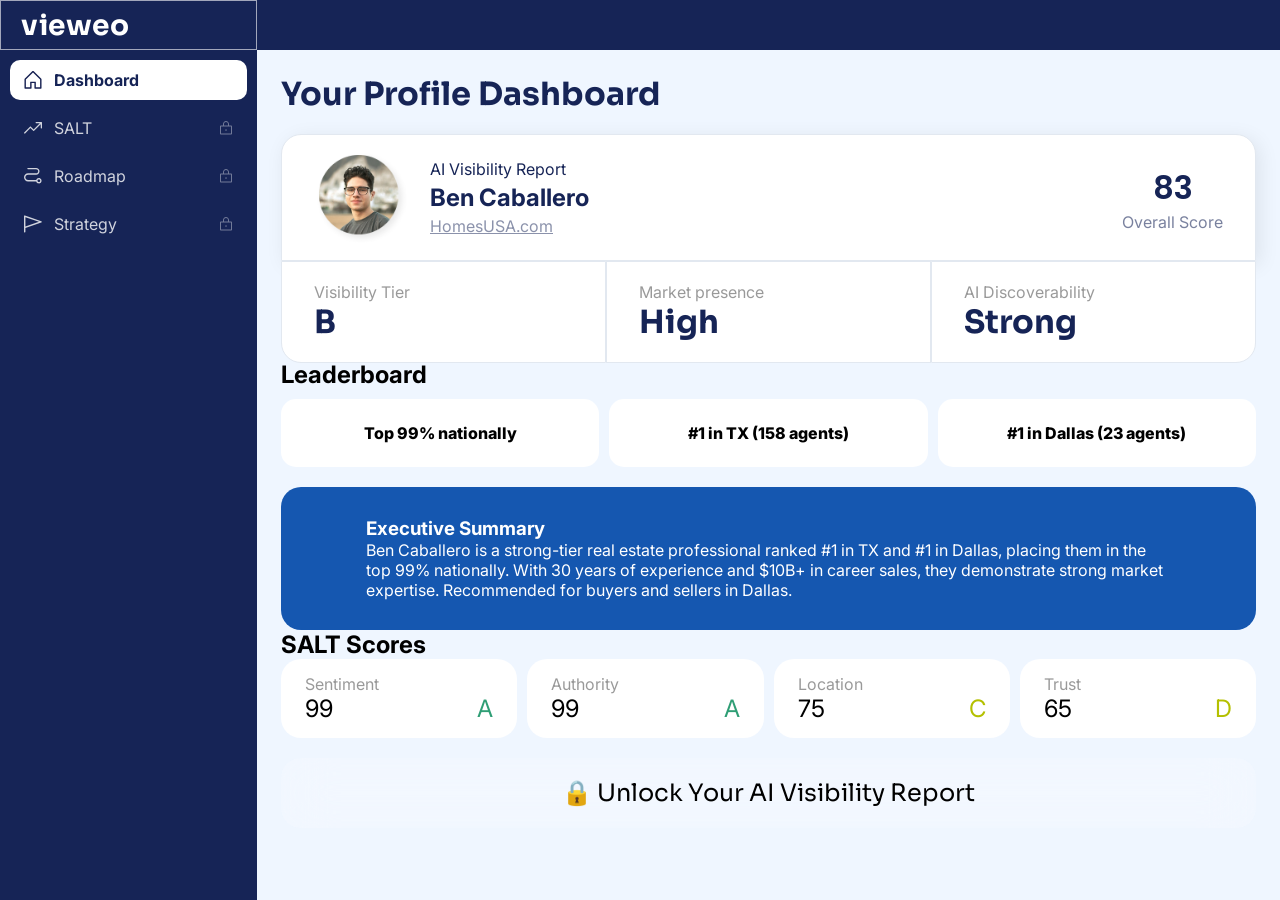
<file: frontend/dashboard.html>
<!DOCTYPE html>
<html lang="en">
<head>
  <meta charset="UTF-8" />
  <title>Dashboard | Vieweo</title>

  <!-- Fonts -->
  <link href="https://fonts.googleapis.com/css2?family=Inter:wght@400;500;600;700;800;900&family=Sora:wght@600;700&family=Poppins:wght@600;700&display=swap" rel="stylesheet">

  <link rel="stylesheet" href="styles/dashboard.css">
</head>
<body>

<div class="app">

  <!-- SIDEBAR -->
  <aside class="sidebar">
    <div class="sidebar-header">
    <span class="logo-text">vieweo</span>
  </div>

    <nav class="nav">

    <a class="nav-item active">
        <div class="nav-left">
        <img src="images/icons/sidebar_dashboard_icon.svg" class="nav-icon" alt="Dashboard">
        <span>Dashboard</span>
        </div>
    </a>

    <a class="nav-item locked">
        <div class="nav-left">
        <img src="images/icons/sidebar_salt_icon.svg" class="nav-icon" alt="SALT">
        <span>SALT</span>
        </div>
        <img src="images/icons/sidebar_lock_icon.svg" class="lock-icon" alt="Locked">
    </a>

    <a class="nav-item locked">
        <div class="nav-left">
        <img src="images/icons/sidebar_roadmap_icon.svg" class="nav-icon" alt="Roadmap">
        <span>Roadmap</span>
        </div>
        <img src="images/icons/sidebar_lock_icon.svg" class="lock-icon" alt="Locked">
    </a>

    <a class="nav-item locked">
        <div class="nav-left">
        <img src="images/icons/sidebar_strategy_icon.svg" class="nav-icon" alt="Strategy">
        <span>Strategy</span>
        </div>
        <img src="images/icons/sidebar_lock_icon.svg" class="lock-icon" alt="Locked">
    </a>

    </nav>

  </aside>

  <!-- MAIN -->
  <main class="main">

    <!-- TOP BAR -->
    <header class="topbar"></header>

    <!-- CONTENT -->
    <section class="content">
      <h1>Your Profile Dashboard</h1>

      <!-- PROFILE CARD -->
      <div class="card profile-card">
        <div class="profile-left">
          <img src="images/avatar.jpg" class="avatar" />
          <div style="display: flex; flex-direction: column; gap: 4px;">
            <p style="color: #162456;">AI Visibility Report</p>
            <h2 style="color: #162456;">Ben Caballero</h2>
            <a href="#" style="color: #1624567f;">HomesUSA.com</a>
          </div>
        </div>

        <div class="profile-score">
          <div class="score" style="color: #162456;">83</div>
          <div style="color: #16245693;">Overall Score</div>
        </div>
      </div>

      <!-- STATS -->
      <div class="stats">
        <div class="stat" style="border-radius: 0px 0px 0px 20px;">
          <span class="label">Visibility Tier</span>
          <span class="value">B</span>
        </div>
        <div class="stat">
          <span class="label">Market presence</span>
          <span class="value">High</span>
        </div>
        <div class="stat" style="border-radius: 0px 0px 20px 0px;">
          <span class="label">AI Discoverability</span>
          <span class="value">Strong</span>
        </div>
      </div>

      <!-- LEADERBOARD -->
      <h2>Leaderboard</h2>
      <div class="leaderboard">
        <div class="lb-card">Top 99% nationally</div>
        <div class="lb-card">#1 in TX (158 agents)</div>
        <div class="lb-card">#1 in Dallas (23 agents)</div>
      </div>

      <!-- EXEC SUMMARY -->
      <div class="summary">
        <h3>Executive Summary</h3>
        <p>
          Ben Caballero is a strong-tier real estate professional ranked #1 in TX and #1 in Dallas,
          placing them in the top 99% nationally. With 30 years of experience and $10B+ in career sales,
          they demonstrate strong market expertise. Recommended for buyers and sellers in Dallas.
        </p>
      </div>

      <!-- SALT -->
      <h2>SALT Scores</h2>

      <div class="salt">
        <div class="salt-card">
          <span class="label">Sentiment</span>
          <div class="salt-score">
            <span>99</span><span class="grade a">A</span>
          </div>
        </div>

        <div class="salt-card">
          <span class="label">Authority</span>
          <div class="salt-score">
            <span>99</span><span class="grade a">A</span>
          </div>
        </div>

        <div class="salt-card">
          <span class="label">Location</span>
          <div class="salt-score">
            <span>75</span><span class="grade c">C</span>
          </div>
        </div>

        <div class="salt-card">
          <span class="label">Trust</span>
          <div class="salt-score">
            <span>65</span><span class="grade d">D</span>
          </div>
        </div>
      </div>

      <!-- LOCK CTA -->
      <div class="unlock">
        🔒 Unlock Your AI Visibility Report
      </div>

    </section>
  </main>

</div>

</body>
</html>
</file>
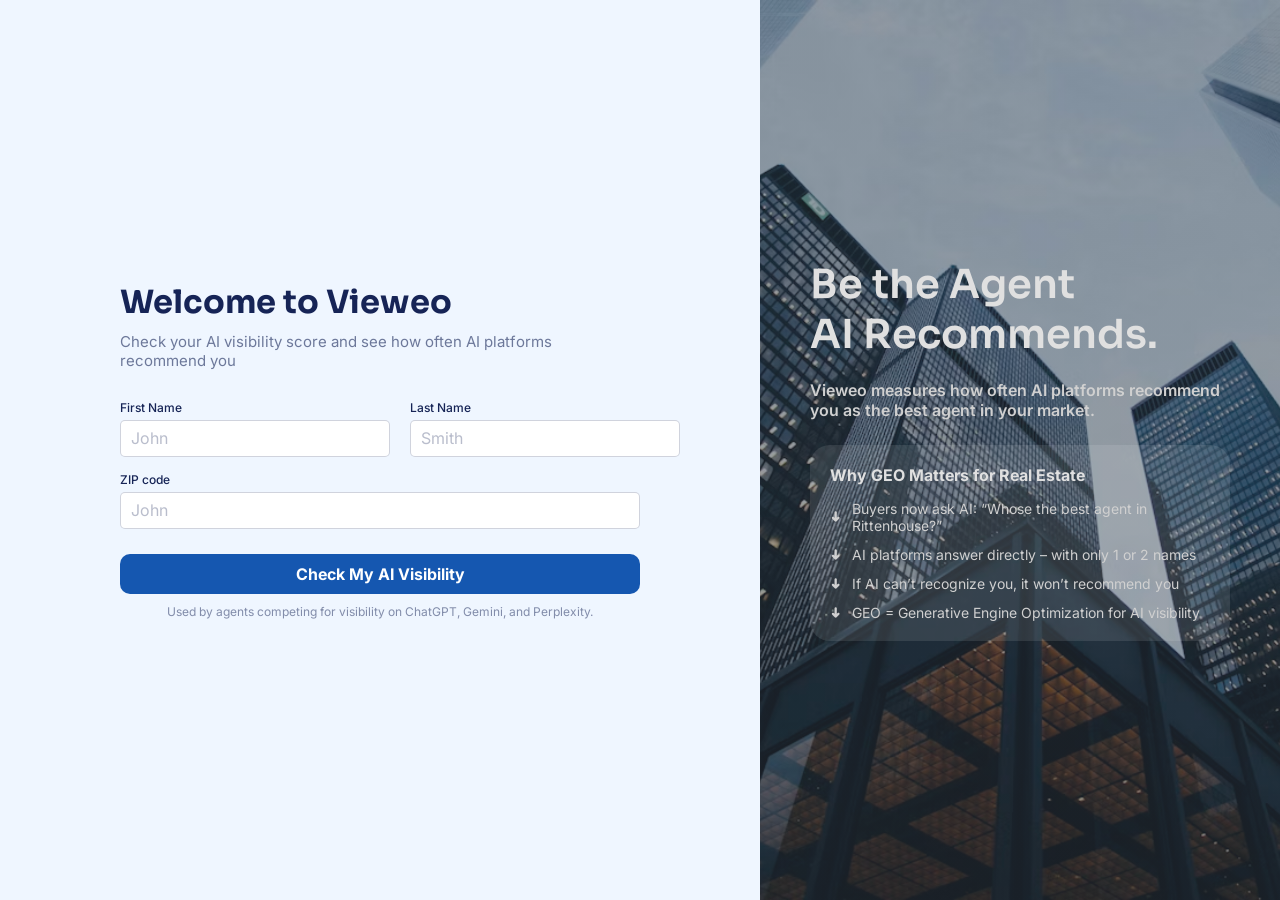
<file: frontend/login.html>
<!DOCTYPE html>
<html lang="en">
<head>
  <meta charset="UTF-8" />
  <title>Vieweo Login</title>

  <!-- Fonts -->
  <link href="https://fonts.googleapis.com/css2?family=Inter:wght@400;500;600;700&family=Sora:wght@600;700&display=swap" rel="stylesheet">
  <!-- Styles -->
  <link rel="stylesheet" href="styles/login.css" />
</head>
<body>

<div class="login-wrapper">

  <!-- LEFT -->
  <div class="login-left">
    <div class="form-container">
      <h1>Welcome to Vieweo</h1>
      <p class="subtitle">
        Check your AI visibility score and see how often AI platforms recommend you
      </p>

      <div class="row">
        <div class="field">
          <label>First Name</label>
          <input type="text" placeholder="John">
        </div>
        <div class="field">
          <label>Last Name</label>
          <input type="text" placeholder="Smith">
        </div>
      </div>

      <div class="field zip-field">
        <label>ZIP code</label>
        <input type="text" placeholder="John">
      </div>

      <button class="submit-btn">Check My AI Visibility</button>

      <p class="note">
        Used by agents competing for visibility on ChatGPT, Gemini, and Perplexity.
      </p>
    </div>
  </div>

  <!-- RIGHT -->
  <div class="login-right">
    <div class="content-box">
      <h2>Be the Agent<br>AI Recommends.</h2>

      <p>
        Vieweo measures how often AI platforms recommend you as the best agent in your market.
      </p>

      <div class="info-box">
        <h3>Why GEO Matters for Real Estate</h3>

        <div class="info-list">
          <div class="info-item">
            <span class="arrow">➜</span>
            Buyers now ask AI: “Whose the best agent in Rittenhouse?”
          </div>
          <div class="info-item">
            <span class="arrow">➜</span>
            AI platforms answer directly – with only 1 or 2 names
          </div>
          <div class="info-item">
            <span class="arrow">➜</span>
            If AI can’t recognize you, it won’t recommend you
          </div>
          <div class="info-item">
            <span class="arrow">➜</span>
            GEO = Generative Engine Optimization for AI visibility
          </div>
        </div>

      </div>
    </div>
  </div>

</div>

</body>
</html>
</file>
<file: frontend/styles/dashboard.css>
* {
  box-sizing: border-box;
  margin: 0;
  font-family: Inter, sans-serif;
}

body {
  background: #EFF6FF;
}

.app {
  display: flex;
  height: 100vh;
}

/* Sidebar */
.sidebar {
  width: 257px;
  background: #162456;
  color: white;
  display: flex;
  flex-direction: column;
}

/* TOP HEADER */
.sidebar-header {
  height: 50px;
  display: flex;
  align-items: center;

  padding: 0 20px;

  border: 1px solid rgba(255, 255, 255, 0.6);
}

/* LOGO TEXT */
.logo-text {
  font-family: 'Sora', sans-serif;
  font-size: 28px;
  font-weight: 700;
  letter-spacing: 0.5px;

  color: #FFFFFF;
}

.nav {
  display: flex;
  flex-direction: column;
  gap: 8px;
  padding: 10px;
}

.nav-item {
  display: flex;
  align-items: center;
  justify-content: space-between;
  width: 100%;
  padding: 10px 14px;
  border-radius: 10px;
}

.nav-left {
  display: flex;
  align-items: center;
  gap: 12px;   /* spacing between icon & text */
}

.nav-icon {
  width: 18px;
  height: 18px;
}

.lock-icon {
  width: 14px;
  height: 14px;
  opacity: 0.7;
}



.nav-item.active {
  background: white;
  color: #162456;
  font-weight: 700;
}

.nav-item.locked {
  opacity: 0.8;
}

/* Main */
.main {
  flex: 1;
}

.topbar {
  height: 50px;
  background: #162456;
}

.content {
  padding: 24px;
}

h1 {
  font-family: Sora;
  font-size: 32px;
  margin-bottom: 20px;
  color: #162456;
}

/* Cards */
.card {
  background: white;
  border-radius: 20px 20px 0px 0px;
  padding: 15px 32px;
  box-shadow: 4px 4px 20px rgba(0,0,0,.08);
  border: 1px solid #E2E8F0;
}

.profile-card {
  display: flex;
  justify-content: space-between;
  align-items: center;
  max-height: 127px;
}

.profile-score {
  display: flex;
  flex-direction: column;
  align-items: center;
  text-align: center;
}

.profile-left {
  display: flex;
  gap: 20px;
  align-items: center;
}

.avatar {
  width: 96px;
  height: 96px;
  border-radius: 50%;
}

.profile-score .score {
  font-family: Poppins;
  font-size: 32px;
  font-weight: 600;
  align-items: center;
}

/* Stats */
.stats {
  display: grid;
  grid-template-columns: repeat(3, 1fr);
  margin-top: 0;
  max-height: 99px;
}

.stat {
  background: white;
  padding: 20px 32px;
  border: 1px solid #E2E8F0;
  display: flex;
  flex-direction: column;
  align-items: flex-start;
  text-align: left;
}

.label {
  color: rgba(0, 0, 0, 0.4);
}

.value {
  font-family: Sora;
  font-size: 32px;
  font-weight: 700;
  color: #162456;
}

/* Leaderboard */
.leaderboard {
  display: grid;
  grid-template-columns: repeat(3, 1fr);
  gap: 10px;
  margin: 10px 0 20px;
}

.lb-card {
  background: white;
  padding: 24px;
  border-radius: 15px;
  font-weight: 800;
  text-align: center;
}

/* Summary */
.summary {
  background: #1557B0;
  color: white;
  padding: 30px 85px;
  border-radius: 20px;
}

/* SALT */
.salt {
  display: grid;
  grid-template-columns: repeat(4, 1fr);
  gap: 10px;
}

.salt-card {
  background: white;
  padding: 15px 24px;
  border-radius: 20px;
}

.salt-score {
  display: flex;
  justify-content: space-between;
  font-family: Poppins;
  font-size: 24px;
}

.grade.a { color: #2F9E75; }
.grade.c { color: #B4C000; }
.grade.d { color: #B4C000; }

/* Unlock */
.unlock {
  margin-top: 20px;
  background: rgba(255,255,255,.2);
  backdrop-filter: blur(25px);
  padding: 20px;
  border-radius: 20px;
  text-align: center;
  font-family: Sora;
  font-size: 24px;
}
</file>
<file: frontend/styles/login.css>
* {
      box-sizing: border-box;
      margin: 0;
      padding: 0;
      font-family: 'Inter', sans-serif;
    }

    body {
      background: #EFF6FF;
      height: 100vh;
    }

    /* Main container */
    .login-wrapper {
      display: flex;
      height: 100vh;
      width: 100%;
    }

    /* LEFT PANEL */
    .login-left {
      flex: 1;
      padding: 120px;
      display: flex;
      align-items: center;
    }

    .form-container {
      max-width: 520px;
      width: 100%;
    }

    .form-container h1 {
      font-family: 'Sora', sans-serif;
      font-size: 32px;
      font-weight: 700;
      color: #162456;
      margin-bottom: 10px;
    }

    .form-container p.subtitle {
      font-size: 15px;
      color: rgba(22, 36, 86, 0.6);
      margin-bottom: 30px;
    }

    .row {
      display: flex;
      gap: 20px;
      margin-bottom: 15px;
    }

    .field {
      flex: 1;
      display: flex;
      flex-direction: column;
      gap: 5px;
    }

    label {
      font-size: 12px;
      font-weight: 500;
      color: #162456;
    }

    input {
      height: 37px;
      padding: 5px 10px;
      border: 1px solid rgba(22, 36, 86, 0.2);
      border-radius: 5px;
      font-size: 16px;
    }

    input::placeholder {
      color: rgba(22, 36, 86, 0.3);
    }

    .zip-field {
      margin-bottom: 25px;
    }

    .submit-btn {
      background: #1557B0;
      color: #fff;
      font-weight: 700;
      font-size: 16px;
      border: none;
      border-radius: 10px;
      height: 40px;
      cursor: pointer;
      width: 100%;
    }

    .note {
      text-align: center;
      font-size: 12px;
      color: rgba(22, 36, 86, 0.5);
      margin-top: 10px;
    }

    /* RIGHT PANEL */
    .login-right {
      flex: 1;
      background:
        linear-gradient(0deg, rgba(50, 62, 76, 0.5), rgba(50, 62, 76, 0.5)),
        url("../images/background/login_background.jpg");
      background-size: cover;
      background-position: center;
      display: flex;
      align-items: center;
      padding: 80px 50px;
    }

    .content-box {
      max-width: 630px;
      color: #E0E0E0;
    }

    .content-box h2 {
      font-family: 'Sora', sans-serif;
      font-size: 40px;
      font-weight: 600;
      line-height: 50px;
      margin-bottom: 20px;
    }

    .content-box p {
      font-size: 16px;
      font-weight: 600;
      margin-bottom: 25px;
      color: #D0D0D0;
    }

    .info-box {
      background: rgba(255, 255, 255, 0.1);
      border-radius: 20px;
      padding: 20px;
    }

    .info-box h3 {
      font-size: 16px;
      font-weight: 700;
      margin-bottom: 15px;
    }

    .info-list {
      display: flex;
      flex-direction: column;
      gap: 12px;
      font-size: 14px;
      color: #D0D0D0;
    }

    .info-item {
      display: flex;
      gap: 10px;
      align-items: center;
    }

    .arrow {
      transform: rotate(90deg);
      font-weight: bold;
    }

    /* Responsive */
    @media (max-width: 1024px) {
      .login-wrapper {
        flex-direction: column;
      }

      .login-right {
        display: none;
      }

      .login-left {
        padding: 40px;
      }
    }
</file>
